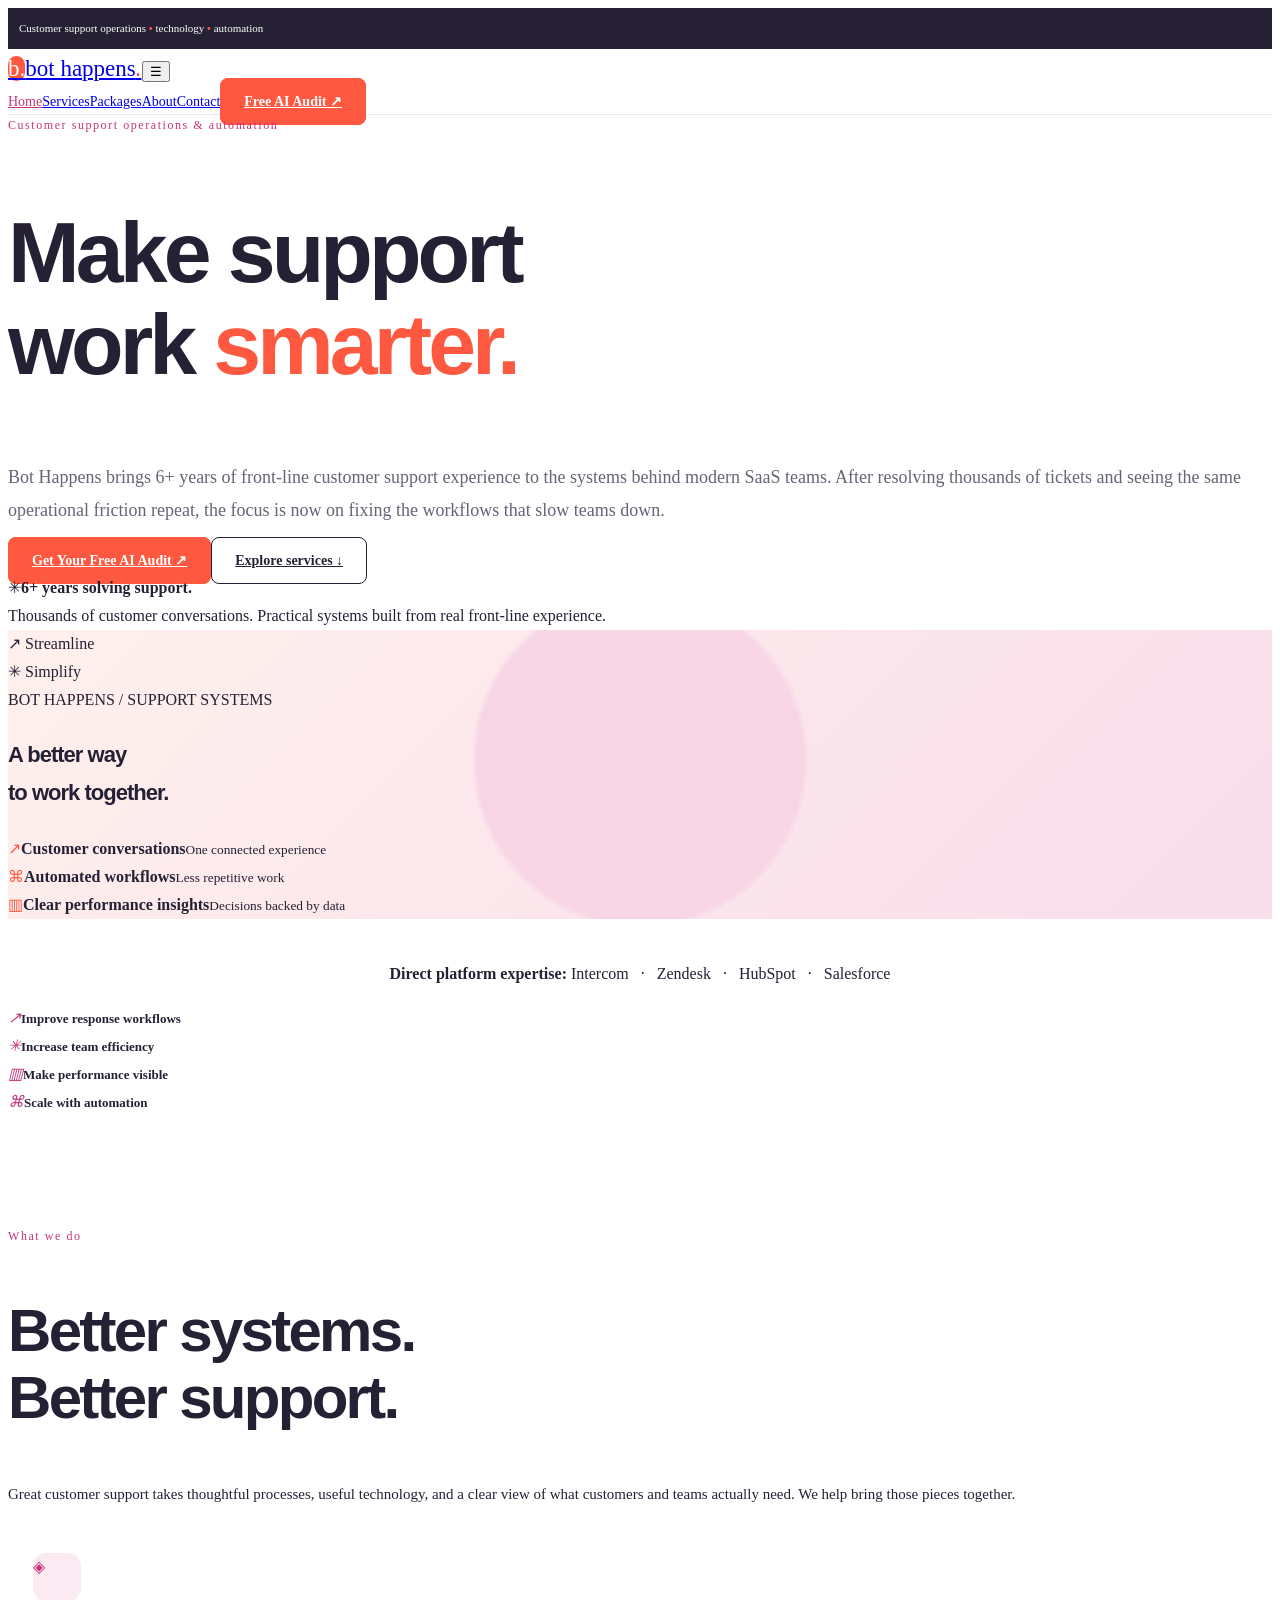
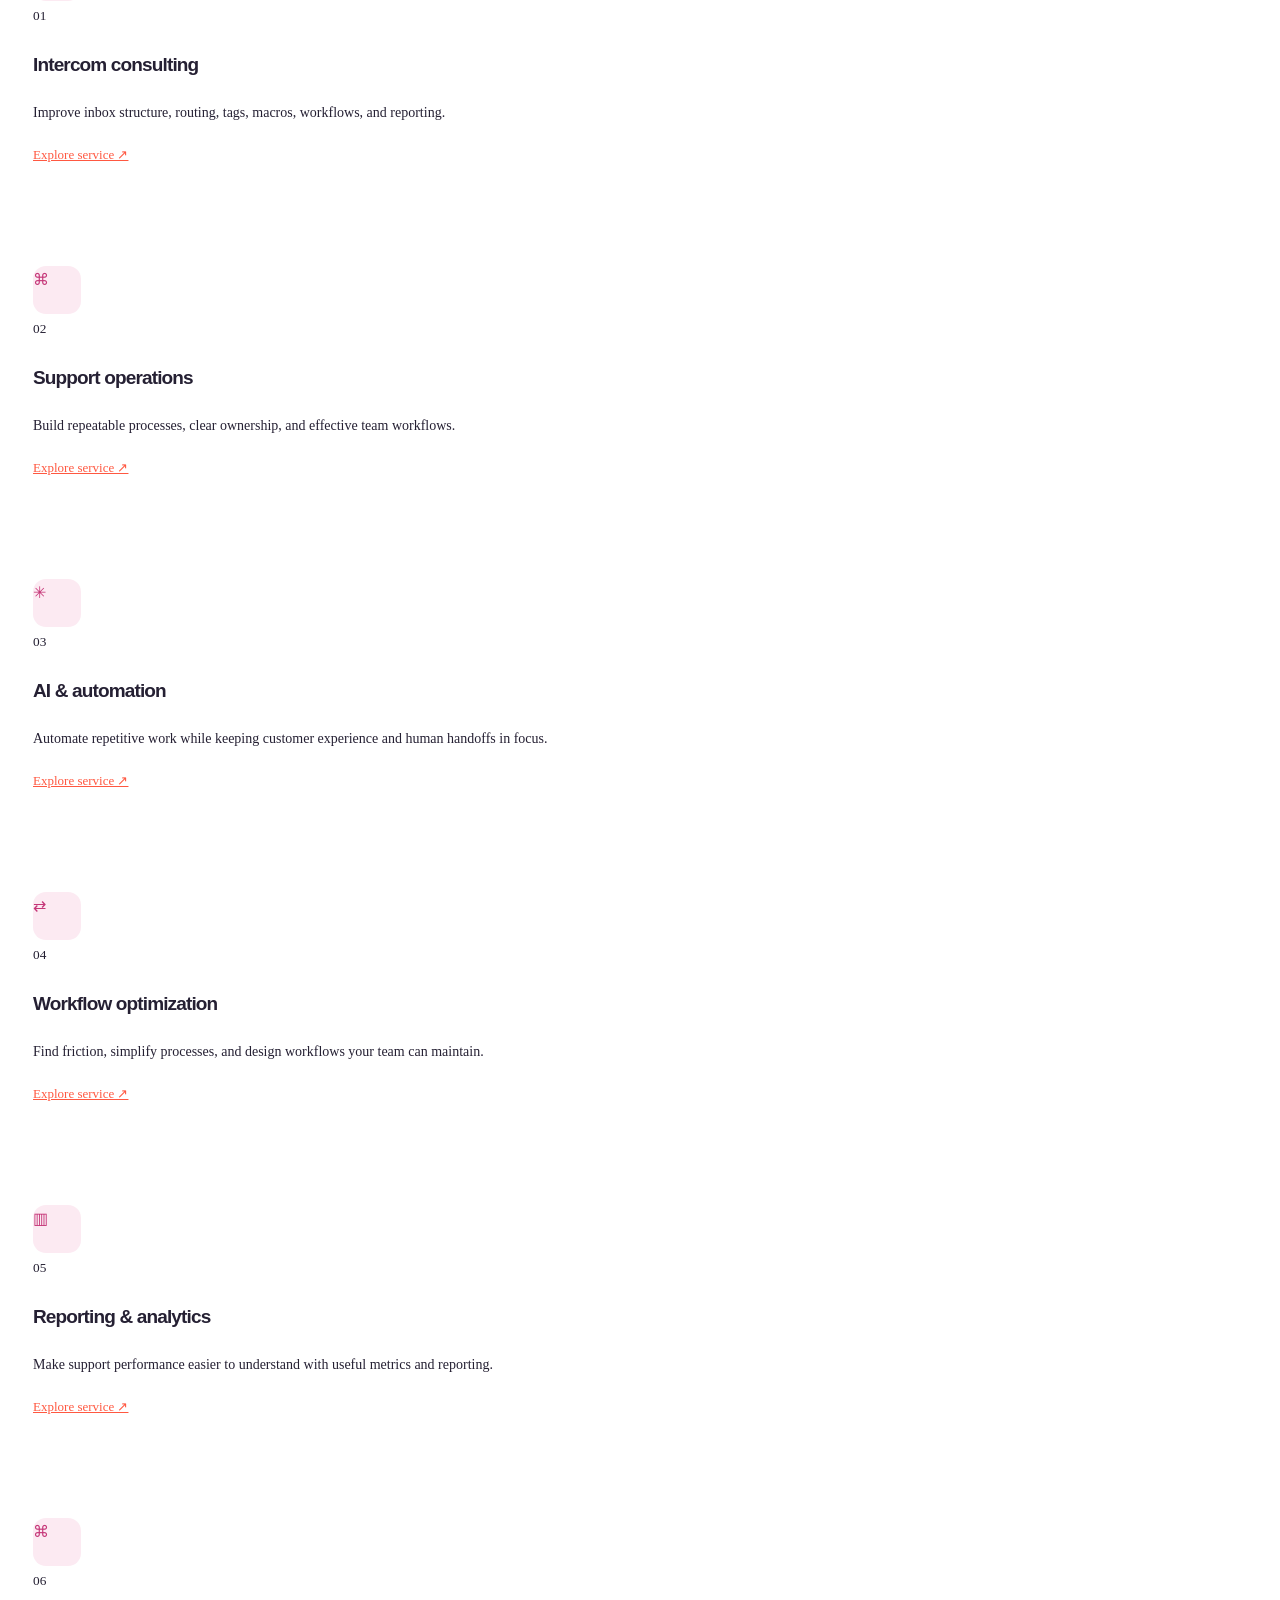
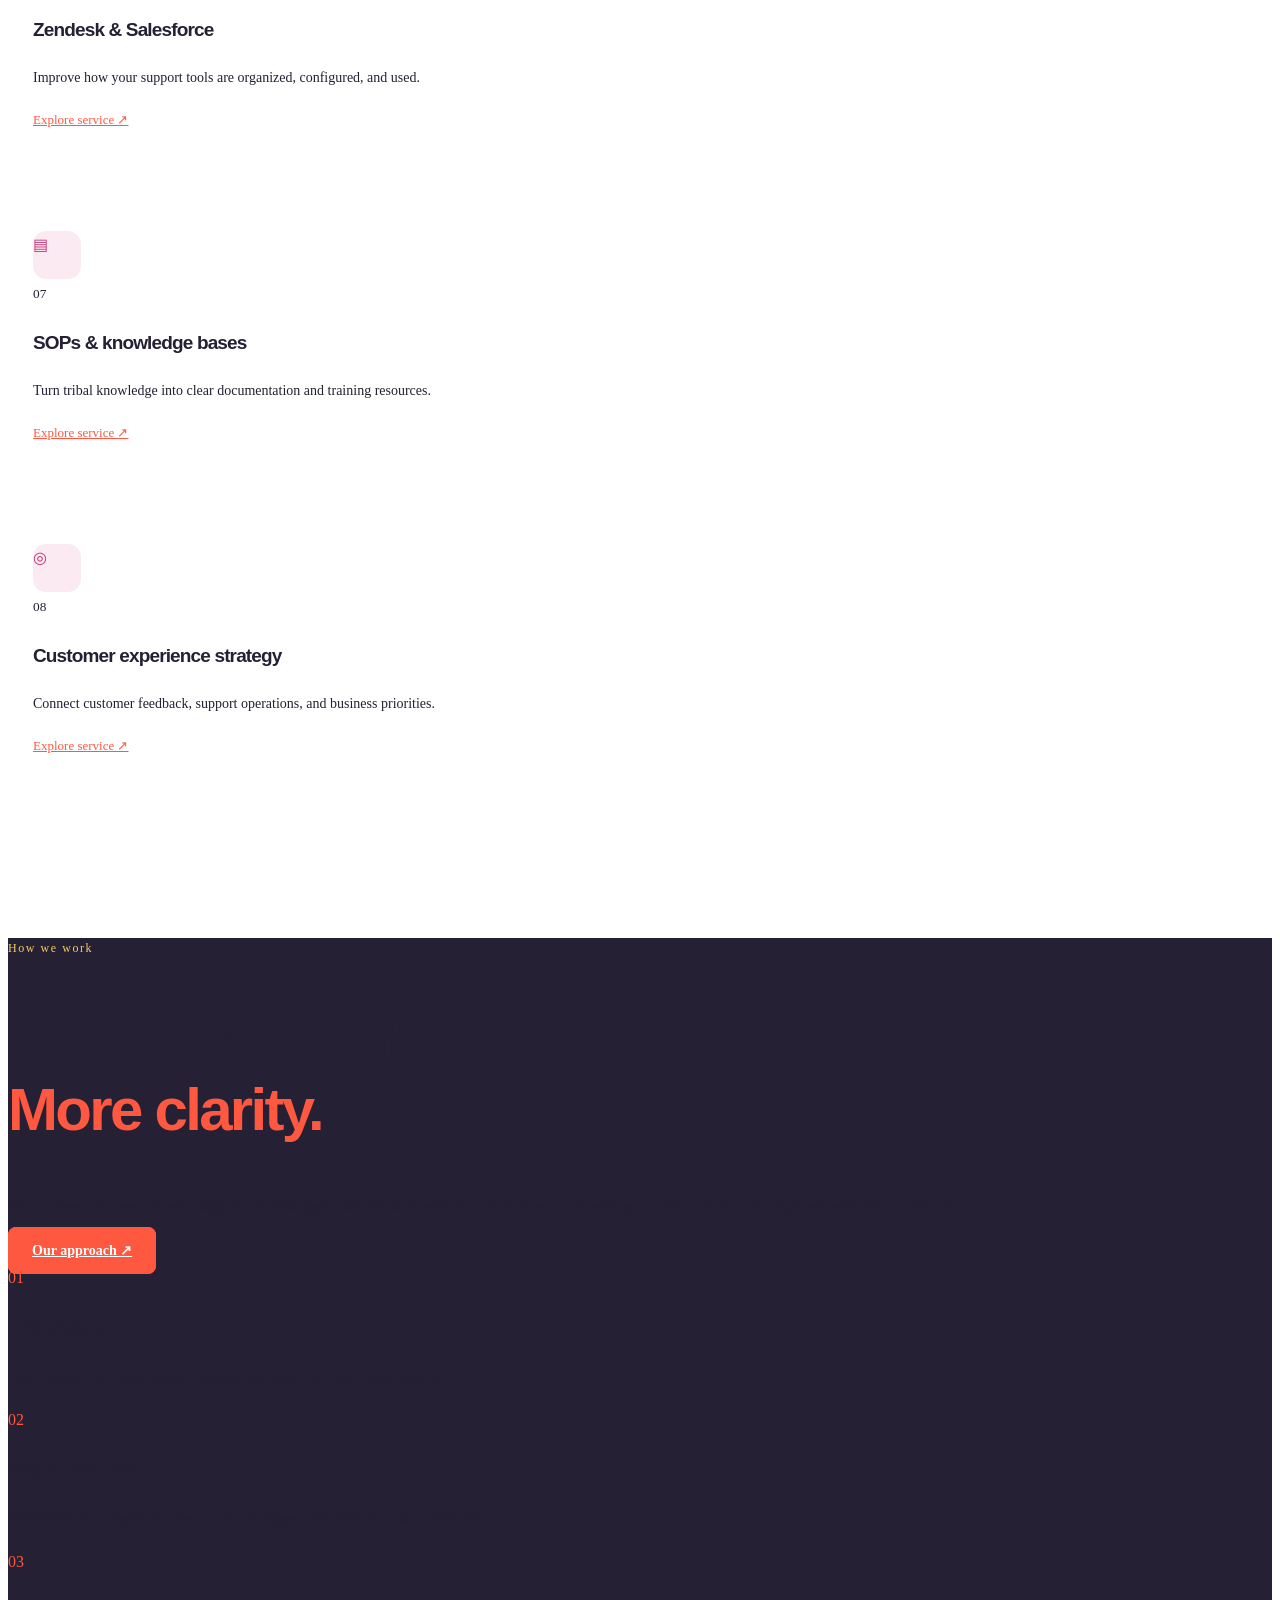
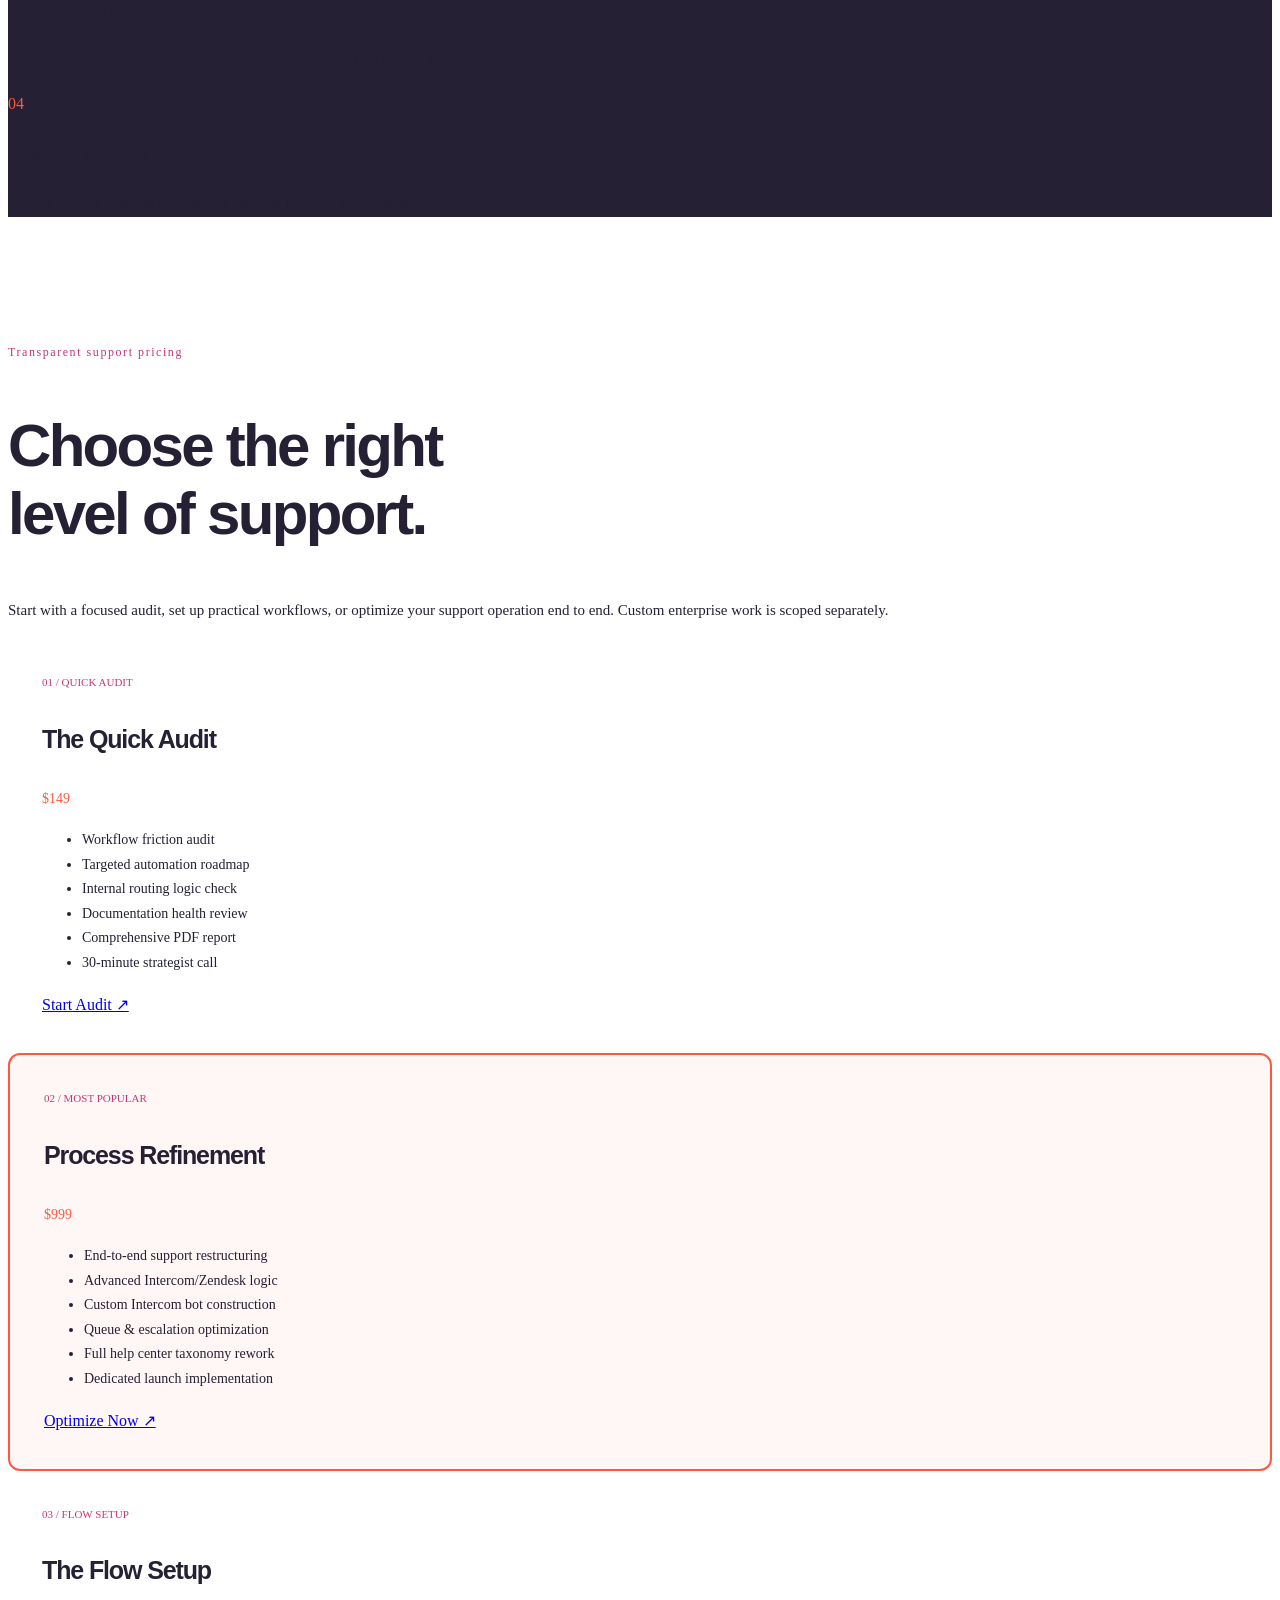
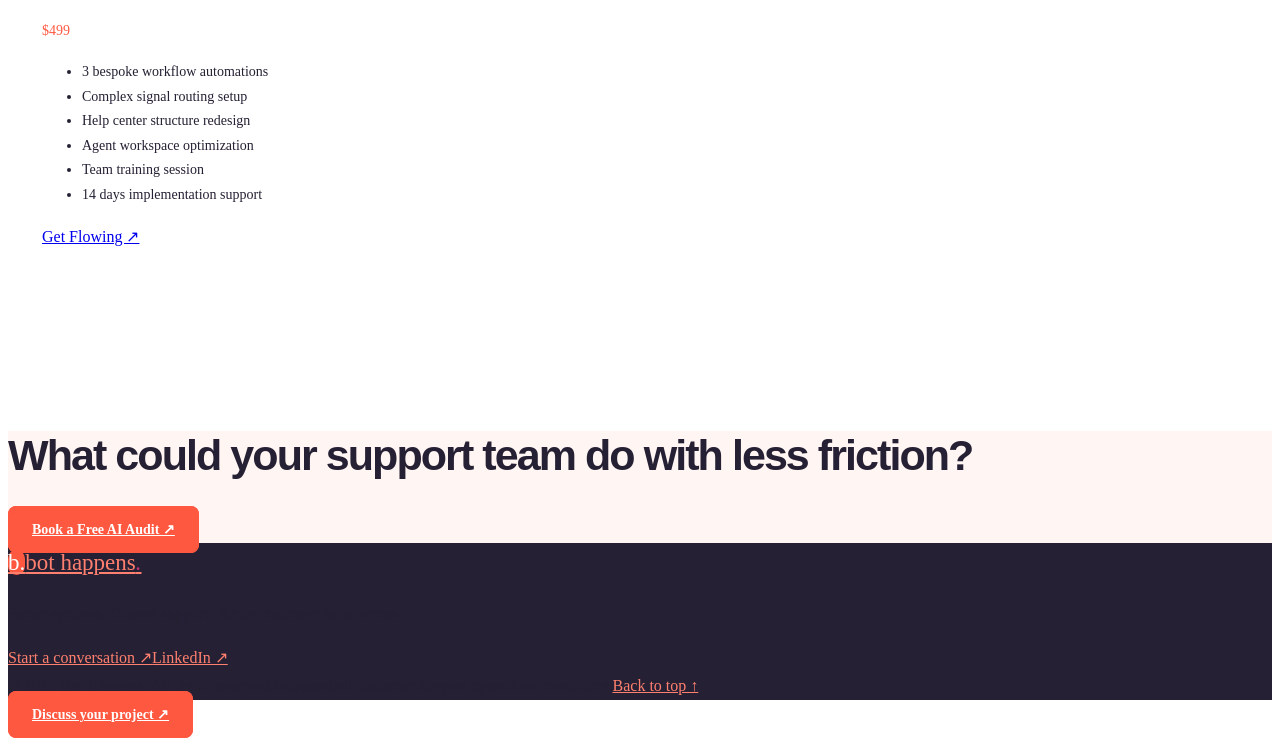
<file: index.html>
<!doctype html><html lang="en"><head><meta charset="utf-8"><meta name="viewport" content="width=device-width, initial-scale=1"><meta name="description" content="Bot Happens helps growing teams improve customer support operations through Intercom consulting, automation, workflow design, reporting, and customer experience strategy."><meta name="theme-color" content="#FFF9EF"><title>Customer Support Consulting | Bot Happens</title><link rel="stylesheet" href="styles.css"></head><body id="top"><div class="topline">Customer support operations <b>•</b> technology <b>•</b> automation</div><header><div class="wrap head"><a class="logo" href="index.html"><span class="logo-icon">b.</span><span>bot happens<em>.</em></span></a><button class="menu" aria-label="Toggle navigation" aria-expanded="false">☰</button><nav><a class="active" href="index.html">Home</a><a class="" href="services.html">Services</a><a class="" href="pricing.html">Packages</a><a class="" href="about.html">About</a><a class="" href="contact.html">Contact</a><a class="nav-cta" href="https://calendar.app.google/1hdJxSdcdtZKGLPu7" target="_blank" rel="noopener">Free AI Audit ↗</a></nav></div></header><main>
<section class="hero"><div class="wrap hero-grid"><div class="hero-copy"><div class="eyebrow">Customer support operations & automation</div><h1>Make support<br>work <span>smarter.</span></h1><p>Bot Happens brings 6+ years of front-line customer support experience to the systems behind modern SaaS teams. After resolving thousands of tickets and seeing the same operational friction repeat, the focus is now on fixing the workflows that slow teams down.</p><div class="actions"><a class="btn" href="https://calendar.app.google/1hdJxSdcdtZKGLPu7" target="_blank" rel="noopener">Get Your Free AI Audit ↗</a><a class="btn btn-outline" href="services.html">Explore services ↓</a></div><div class="hero-note"><span class="spark">✳</span><span><b>6+ years solving support.</b><br>Thousands of customer conversations. Practical systems built from real front-line experience.</span></div></div><div class="visual"><div class="float a">↗ Streamline</div><div class="float b">✳ Simplify</div><div class="mock"><div class="mock-top">BOT HAPPENS / SUPPORT SYSTEMS</div><h3>A better way<br>to work together.</h3><div class="mock-row"><span class="mock-icon">↗</span><span><b>Customer conversations</b><small>One connected experience</small></span></div><div class="mock-row"><span class="mock-icon">⌘</span><span><b>Automated workflows</b><small>Less repetitive work</small></span></div><div class="mock-row"><span class="mock-icon">▥</span><span><b>Clear performance insights</b><small>Decisions backed by data</small></span></div></div></div></div></section>
<section class="benefits"><div class="wrap" style="padding-top:24px;text-align:center"><p><b>Direct platform expertise:</b> Intercom &nbsp; · &nbsp; Zendesk &nbsp; · &nbsp; HubSpot &nbsp; · &nbsp; Salesforce</p></div><div class="wrap benefit-row"><div class="benefit"><i>↗</i><b>Improve response workflows</b></div><div class="benefit"><i>✳</i><b>Increase team efficiency</b></div><div class="benefit"><i>▥</i><b>Make performance visible</b></div><div class="benefit"><i>⌘</i><b>Scale with automation</b></div></div></section>
<section class="section wrap"><div class="section-head"><div><div class="eyebrow">What we do</div><h2>Better systems.<br>Better support.</h2></div><p>Great customer support takes thoughtful processes, useful technology, and a clear view of what customers and teams actually need. We help bring those pieces together.</p></div><div class="cards">
<article class="service"><div class="service-icon">◈</div><small>01</small><h3>Intercom consulting</h3><p>Improve inbox structure, routing, tags, macros, workflows, and reporting.</p><a href="services.html#intercom">Explore service ↗</a></article>
<article class="service"><div class="service-icon">⌘</div><small>02</small><h3>Support operations</h3><p>Build repeatable processes, clear ownership, and effective team workflows.</p><a href="services.html#operations">Explore service ↗</a></article>
<article class="service"><div class="service-icon">✳</div><small>03</small><h3>AI & automation</h3><p>Automate repetitive work while keeping customer experience and human handoffs in focus.</p><a href="services.html#automation">Explore service ↗</a></article>
<article class="service"><div class="service-icon">⇄</div><small>04</small><h3>Workflow optimization</h3><p>Find friction, simplify processes, and design workflows your team can maintain.</p><a href="services.html#workflow">Explore service ↗</a></article>
<article class="service"><div class="service-icon">▥</div><small>05</small><h3>Reporting & analytics</h3><p>Make support performance easier to understand with useful metrics and reporting.</p><a href="services.html#reporting">Explore service ↗</a></article>
<article class="service"><div class="service-icon">⌘</div><small>06</small><h3>Zendesk & Salesforce</h3><p>Improve how your support tools are organized, configured, and used.</p><a href="services.html#platforms">Explore service ↗</a></article>
<article class="service"><div class="service-icon">▤</div><small>07</small><h3>SOPs & knowledge bases</h3><p>Turn tribal knowledge into clear documentation and training resources.</p><a href="services.html#documentation">Explore service ↗</a></article>
<article class="service"><div class="service-icon">◎</div><small>08</small><h3>Customer experience strategy</h3><p>Connect customer feedback, support operations, and business priorities.</p><a href="services.html#experience">Explore service ↗</a></article>
</div></section>
<section class="dark-section"><div class="wrap dark-grid"><div><div class="eyebrow" style="color:#f5cd62">How we work</div><h2>Less complexity.<br><span>More clarity.</span></h2><p>No unnecessary layers or technology for technology's sake. We start with the real problem, work with your team, and focus on improvements you can actually use.</p><a class="btn" href="about.html">Our approach ↗</a></div><div class="steps"><div class="step"><span>01</span><div><h3>Understand</h3><p>Learn about your team, tools, customer journey, and current pain points.</p></div></div><div class="step"><span>02</span><div><h3>Map & prioritize</h3><p>Identify friction, dependencies, and the changes most likely to make a difference.</p></div></div><div class="step"><span>03</span><div><h3>Build & improve</h3><p>Shape workflows, documentation, automations, and reporting around your needs.</p></div></div><div class="step"><span>04</span><div><h3>Measure & refine</h3><p>Review what is working and identify the next practical improvement.</p></div></div></div></div></section>
<section class="section wrap"><div class="section-head"><div><div class="eyebrow">Transparent support pricing</div><h2>Choose the right<br>level of support.</h2></div><p>Start with a focused audit, set up practical workflows, or optimize your support operation end to end. Custom enterprise work is scoped separately.</p></div><div class="packages">
<article class="package"><div class="tag">01 / QUICK AUDIT</div><h3>The Quick Audit</h3><p class="price">$149</p><ul><li>Workflow friction audit</li><li>Targeted automation roadmap</li><li>Internal routing logic check</li><li>Documentation health review</li><li>Comprehensive PDF report</li><li>30-minute strategist call</li></ul><a href="https://calendar.app.google/1hdJxSdcdtZKGLPu7" target="_blank" rel="noopener">Start Audit ↗</a></article>
<article class="package featured"><div class="tag">02 / MOST POPULAR</div><h3>Process Refinement</h3><p class="price">$999</p><ul><li>End-to-end support restructuring</li><li>Advanced Intercom/Zendesk logic</li><li>Custom Intercom bot construction</li><li>Queue &amp; escalation optimization</li><li>Full help center taxonomy rework</li><li>Dedicated launch implementation</li></ul><a href="https://calendar.app.google/1hdJxSdcdtZKGLPu7" target="_blank" rel="noopener">Optimize Now ↗</a></article>
<article class="package"><div class="tag">03 / FLOW SETUP</div><h3>The Flow Setup</h3><p class="price">$499</p><ul><li>3 bespoke workflow automations</li><li>Complex signal routing setup</li><li>Help center structure redesign</li><li>Agent workspace optimization</li><li>Team training session</li><li>14 days implementation support</li></ul><a href="https://calendar.app.google/1hdJxSdcdtZKGLPu7" target="_blank" rel="noopener">Get Flowing ↗</a></article></div></section>
<section class="band"><div class="wrap band-inner"><h2>What could your support team do with less friction?</h2><a class="btn" href="https://calendar.app.google/1hdJxSdcdtZKGLPu7" target="_blank" rel="noopener">Book a Free AI Audit ↗</a></div></section></main><footer class="footer"><div class="wrap"><div class="footer-top"><a class="logo" href="index.html"><span class="logo-icon">b.</span><span>bot happens<em>.</em></span></a><p>Better systems. Clearer support. Better customer experiences.</p><a href="contact.html">Start a conversation ↗</a><a href="https://www.linkedin.com/in/baraa-anani/" target="_blank" rel="noopener">LinkedIn ↗</a></div><div class="footer-bottom"><span>© <span data-year></span> Bot Happens. All rights reserved.</span><span>Independent customer support operations consulting.</span><a href="#top">Back to top ↑</a></div></div></footer><a class="btn mobile-cta" href="contact.html">Discuss your project ↗</a><script src="script.js"></script></body></html>
</file>
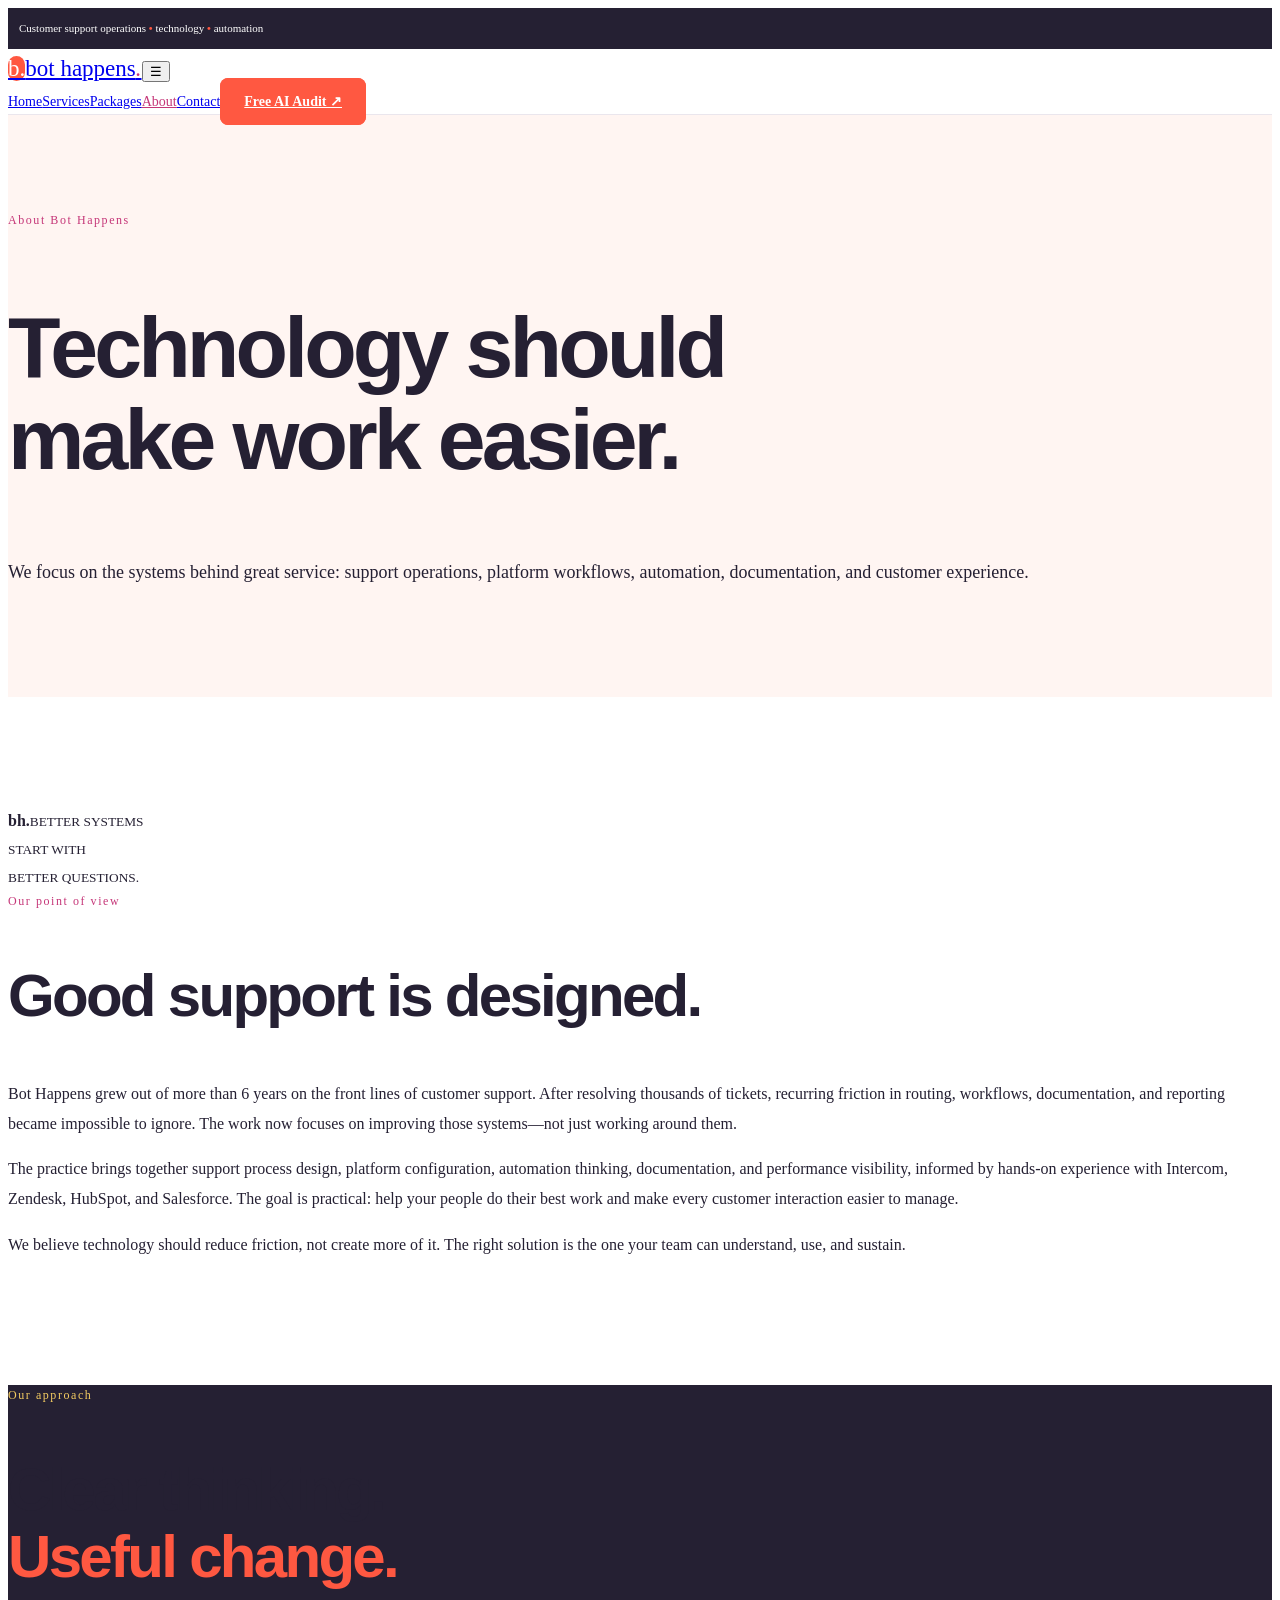
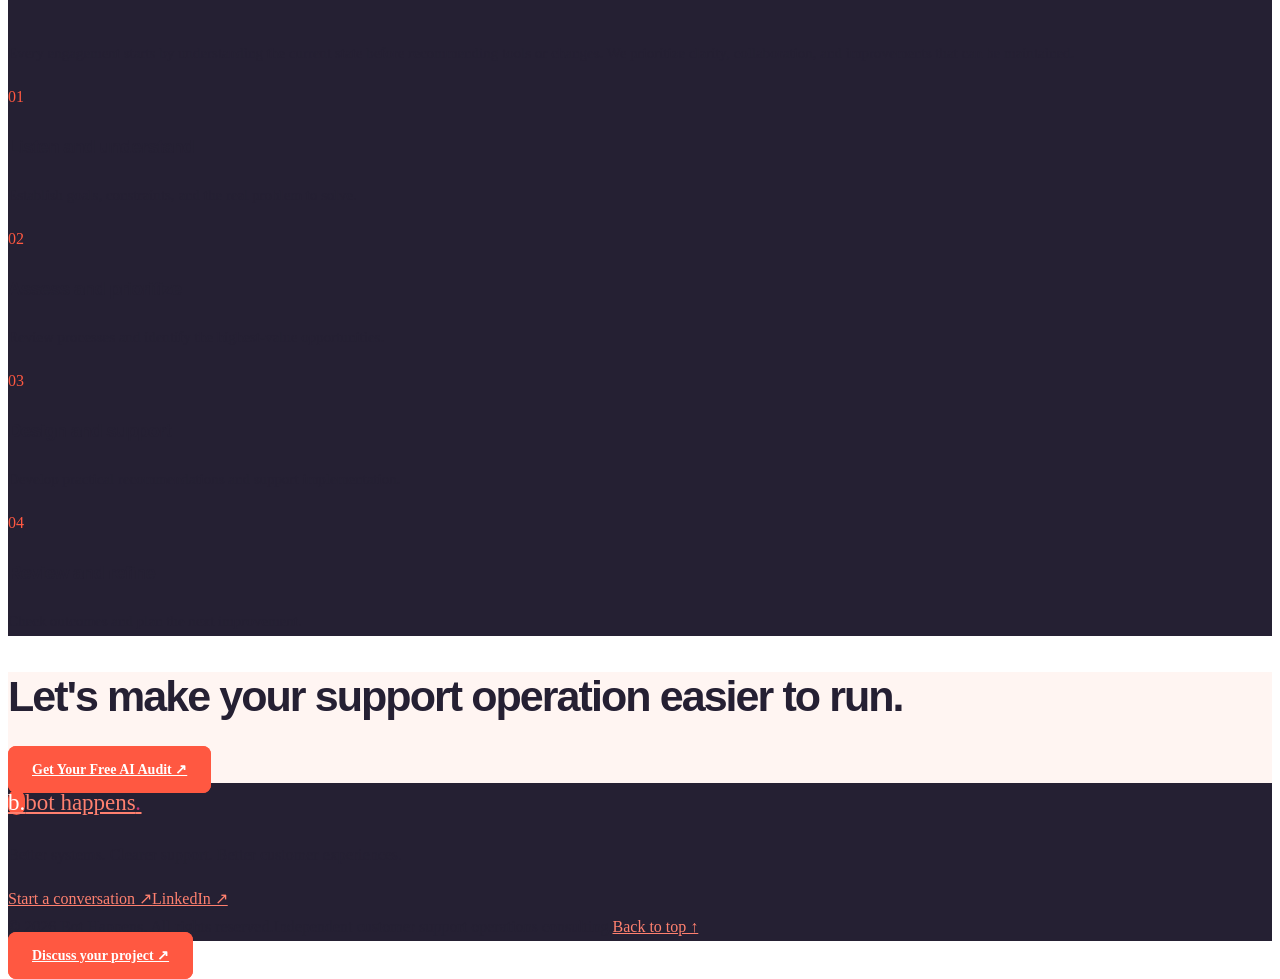
<file: about.html>
<!doctype html><html lang="en"><head><meta charset="utf-8"><meta name="viewport" content="width=device-width, initial-scale=1"><meta name="description" content="Learn about Bot Happens and its practical, people-first approach to customer support operations and technology consulting."><meta name="theme-color" content="#FFF9EF"><title>About | Bot Happens</title><link rel="stylesheet" href="styles.css"></head><body id="top"><div class="topline">Customer support operations <b>•</b> technology <b>•</b> automation</div><header><div class="wrap head"><a class="logo" href="index.html"><span class="logo-icon">b.</span><span>bot happens<em>.</em></span></a><button class="menu" aria-label="Toggle navigation" aria-expanded="false">☰</button><nav><a class="" href="index.html">Home</a><a class="" href="services.html">Services</a><a class="" href="pricing.html">Packages</a><a class="active" href="about.html">About</a><a class="" href="contact.html">Contact</a><a class="nav-cta" href="https://calendar.app.google/1hdJxSdcdtZKGLPu7" target="_blank" rel="noopener">Free AI Audit ↗</a></nav></div></header><main><section class="page-hero"><div class="wrap"><div class="eyebrow">About Bot Happens</div><h1>Technology should<br>make work easier.</h1><p>We focus on the systems behind great service: support operations, platform workflows, automation, documentation, and customer experience.</p></div></section><section class="section wrap"><div class="content-grid"><div class="about-art"><strong>bh.</strong><small>BETTER SYSTEMS<br>START WITH<br>BETTER QUESTIONS.</small></div><div><div class="eyebrow">Our point of view</div><h2>Good support is designed.</h2><p>Bot Happens grew out of more than 6 years on the front lines of customer support. After resolving thousands of tickets, recurring friction in routing, workflows, documentation, and reporting became impossible to ignore. The work now focuses on improving those systems—not just working around them.</p><p>The practice brings together support process design, platform configuration, automation thinking, documentation, and performance visibility, informed by hands-on experience with Intercom, Zendesk, HubSpot, and Salesforce. The goal is practical: help your people do their best work and make every customer interaction easier to manage.</p><p>We believe technology should reduce friction, not create more of it. The right solution is the one your team can understand, use, and sustain.</p></div></div></section><section class="dark-section"><div class="wrap dark-grid"><div><div class="eyebrow" style="color:#f5cd62">Our approach</div><h2>Clear thinking.<br><span>Useful change.</span></h2><p>Every engagement starts by understanding the current state before recommending tools or changes. We prioritize clarity, collaboration, and improvements that can be maintained.</p></div><div class="steps"><div class="step"><span>01</span><div><h3>Listen and understand</h3><p>Establish goals, constraints, and the real problem to solve.</p></div></div><div class="step"><span>02</span><div><h3>Assess and prioritize</h3><p>Review processes and identify the highest-value opportunities.</p></div></div><div class="step"><span>03</span><div><h3>Design and support</h3><p>Develop practical recommendations and support implementation.</p></div></div><div class="step"><span>04</span><div><h3>Review and refine</h3><p>Check outcomes and plan the next improvement.</p></div></div></div></div></section><section class="band"><div class="wrap band-inner"><h2>Let's make your support operation easier to run.</h2><a class="btn" href="https://calendar.app.google/1hdJxSdcdtZKGLPu7" target="_blank" rel="noopener">Get Your Free AI Audit ↗</a></div></section></main><footer class="footer"><div class="wrap"><div class="footer-top"><a class="logo" href="index.html"><span class="logo-icon">b.</span><span>bot happens<em>.</em></span></a><p>Better systems. Clearer support. Better customer experiences.</p><a href="contact.html">Start a conversation ↗</a><a href="https://www.linkedin.com/in/baraa-anani/" target="_blank" rel="noopener">LinkedIn ↗</a></div><div class="footer-bottom"><span>© <span data-year></span> Bot Happens. All rights reserved.</span><span>Independent customer support operations consulting.</span><a href="#top">Back to top ↑</a></div></div></footer><a class="btn mobile-cta" href="contact.html">Discuss your project ↗</a><script src="script.js"></script></body></html>
</file>
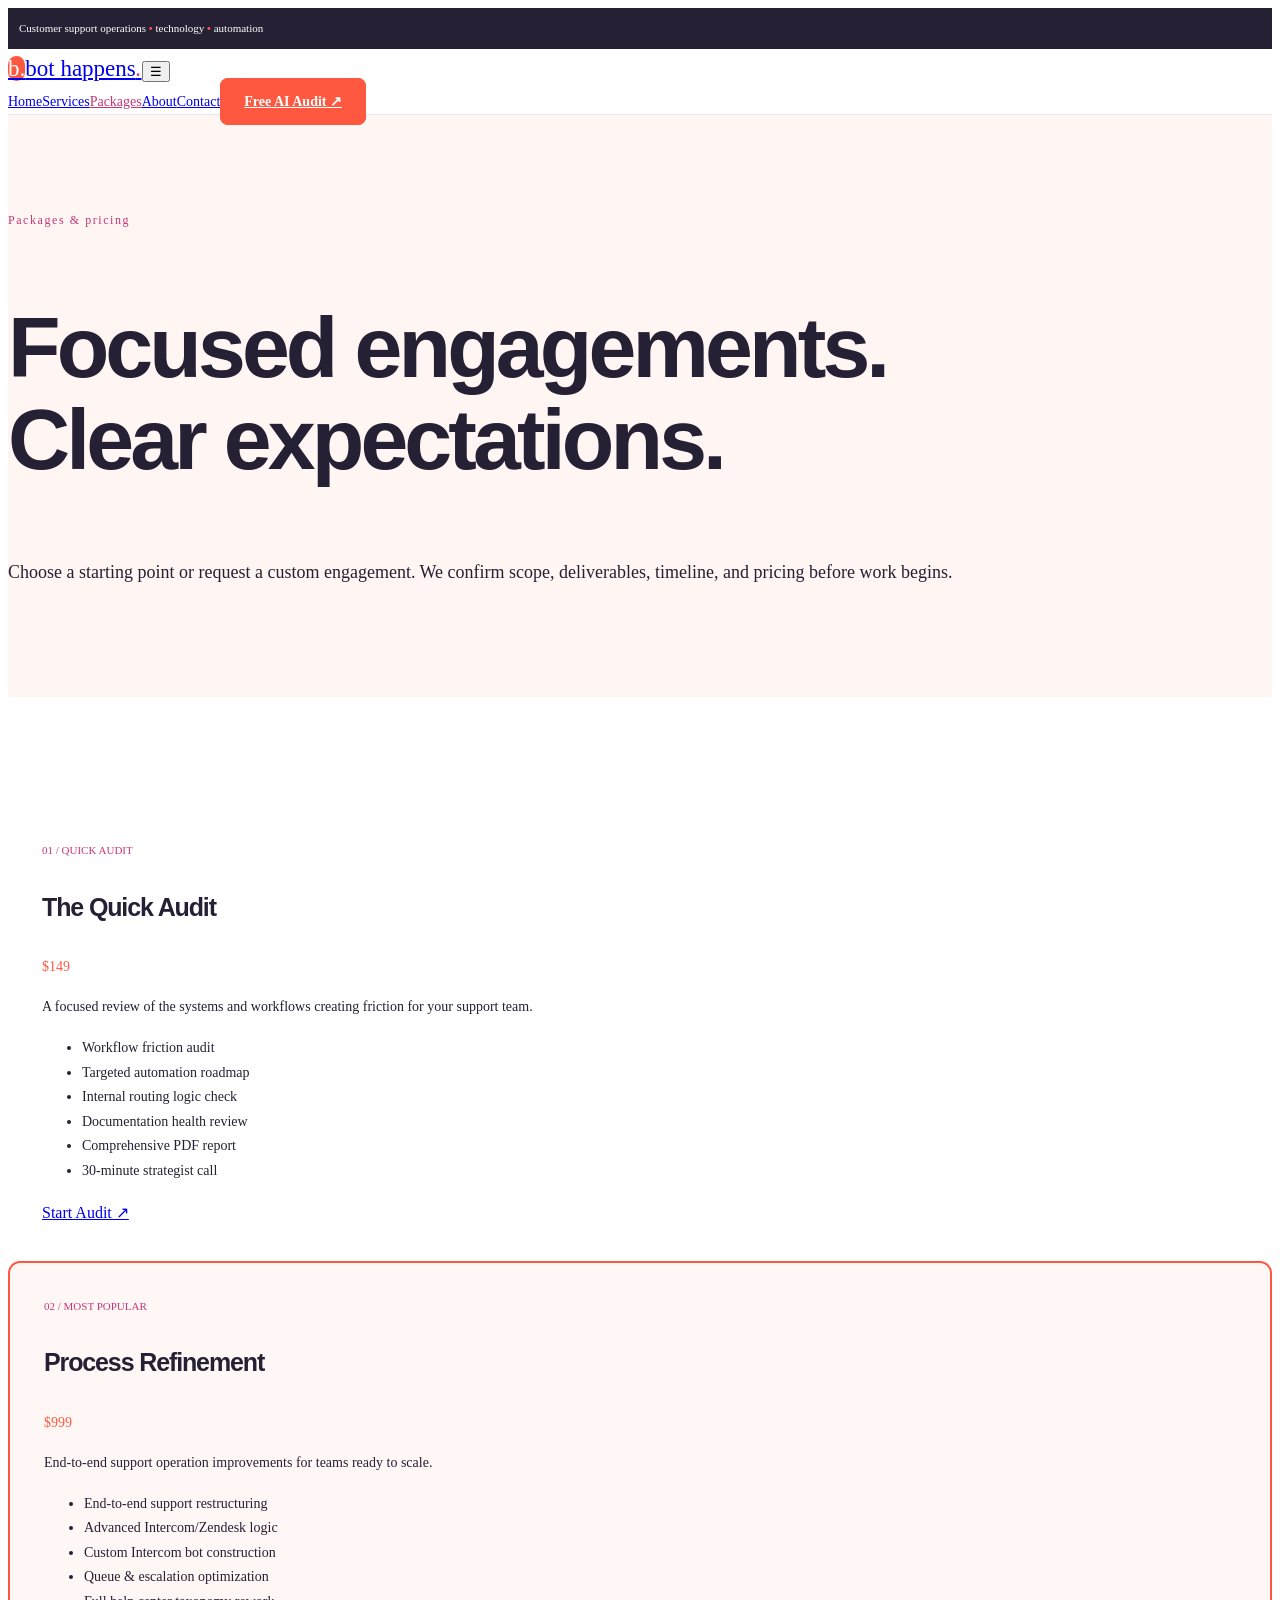
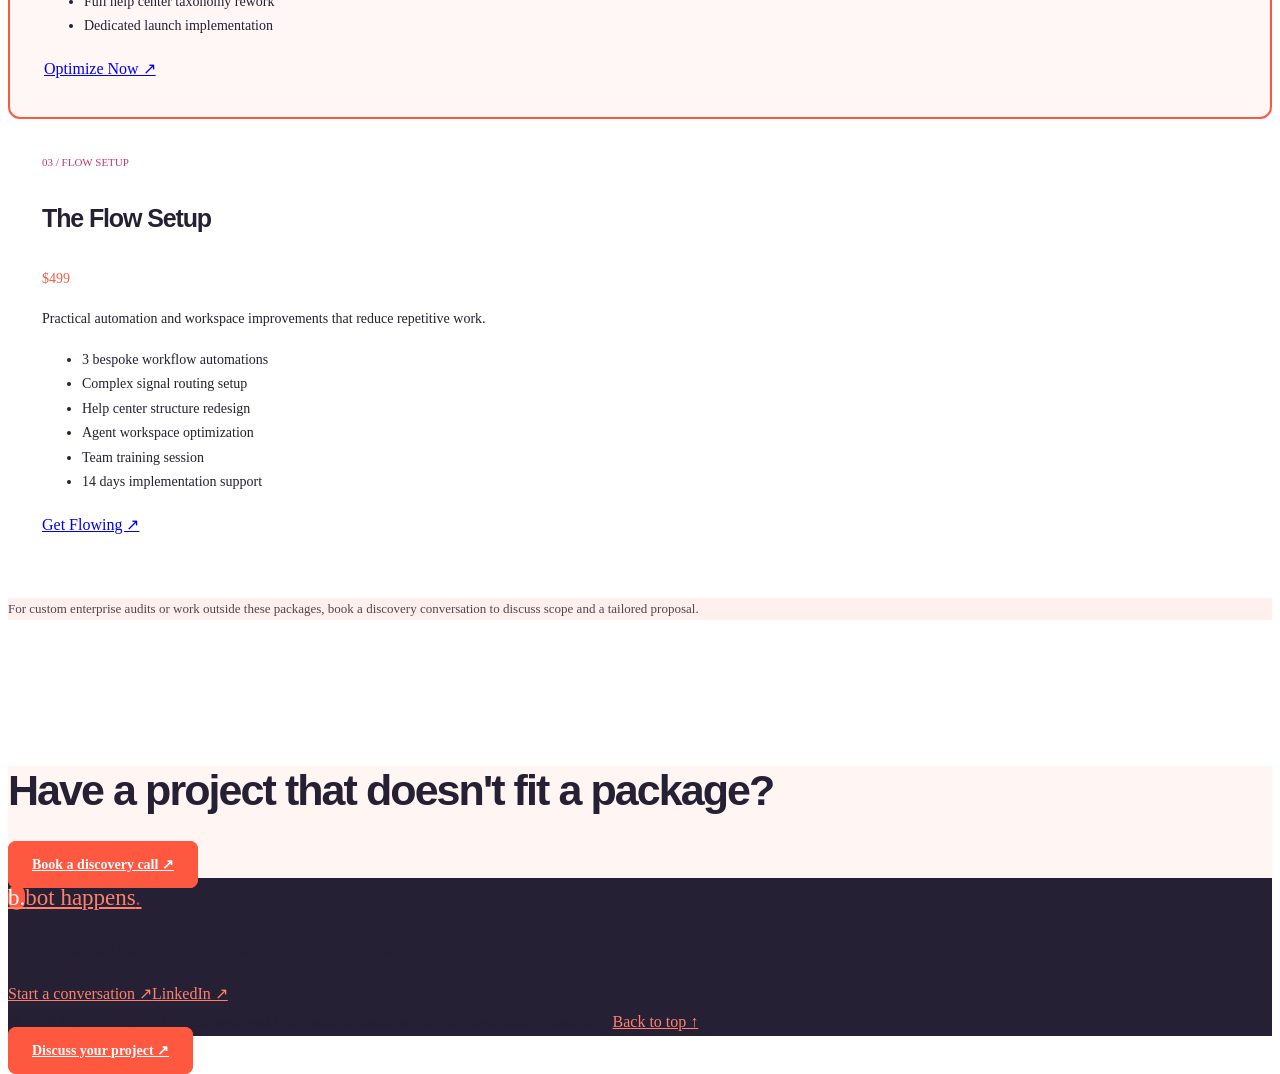
<file: pricing.html>
<!doctype html><html lang="en"><head><meta charset="utf-8"><meta name="viewport" content="width=device-width, initial-scale=1"><meta name="description" content="Explore Bot Happens consulting packages and request a tailored quote for customer support operations improvements."><meta name="theme-color" content="#FFF9EF"><title>Packages & Pricing | Bot Happens</title><link rel="stylesheet" href="styles.css"></head><body id="top"><div class="topline">Customer support operations <b>•</b> technology <b>•</b> automation</div><header><div class="wrap head"><a class="logo" href="index.html"><span class="logo-icon">b.</span><span>bot happens<em>.</em></span></a><button class="menu" aria-label="Toggle navigation" aria-expanded="false">☰</button><nav><a class="" href="index.html">Home</a><a class="" href="services.html">Services</a><a class="active" href="pricing.html">Packages</a><a class="" href="about.html">About</a><a class="" href="contact.html">Contact</a><a class="nav-cta" href="https://calendar.app.google/1hdJxSdcdtZKGLPu7" target="_blank" rel="noopener">Free AI Audit ↗</a></nav></div></header><main><section class="page-hero"><div class="wrap"><div class="eyebrow">Packages & pricing</div><h1>Focused engagements.<br>Clear expectations.</h1><p>Choose a starting point or request a custom engagement. We confirm scope, deliverables, timeline, and pricing before work begins.</p></div></section><section class="section wrap"><div class="packages">
<article class="package"><div class="tag">01 / QUICK AUDIT</div><h3>The Quick Audit</h3><p class="price">$149</p><p>A focused review of the systems and workflows creating friction for your support team.</p><ul><li>Workflow friction audit</li><li>Targeted automation roadmap</li><li>Internal routing logic check</li><li>Documentation health review</li><li>Comprehensive PDF report</li><li>30-minute strategist call</li></ul><a href="https://calendar.app.google/1hdJxSdcdtZKGLPu7" target="_blank" rel="noopener">Start Audit ↗</a></article>
<article class="package featured"><div class="tag">02 / MOST POPULAR</div><h3>Process Refinement</h3><p class="price">$999</p><p>End-to-end support operation improvements for teams ready to scale.</p><ul><li>End-to-end support restructuring</li><li>Advanced Intercom/Zendesk logic</li><li>Custom Intercom bot construction</li><li>Queue &amp; escalation optimization</li><li>Full help center taxonomy rework</li><li>Dedicated launch implementation</li></ul><a href="https://calendar.app.google/1hdJxSdcdtZKGLPu7" target="_blank" rel="noopener">Optimize Now ↗</a></article>
<article class="package"><div class="tag">03 / FLOW SETUP</div><h3>The Flow Setup</h3><p class="price">$499</p><p>Practical automation and workspace improvements that reduce repetitive work.</p><ul><li>3 bespoke workflow automations</li><li>Complex signal routing setup</li><li>Help center structure redesign</li><li>Agent workspace optimization</li><li>Team training session</li><li>14 days implementation support</li></ul><a href="https://calendar.app.google/1hdJxSdcdtZKGLPu7" target="_blank" rel="noopener">Get Flowing ↗</a></article>
</div><div class="notice" style="margin-top:25px">For custom enterprise audits or work outside these packages, book a discovery conversation to discuss scope and a tailored proposal.</div></section><section class="band"><div class="wrap band-inner"><h2>Have a project that doesn't fit a package?</h2><a class="btn" href="https://calendar.app.google/1hdJxSdcdtZKGLPu7" target="_blank" rel="noopener">Book a discovery call ↗</a></div></section></main><footer class="footer"><div class="wrap"><div class="footer-top"><a class="logo" href="index.html"><span class="logo-icon">b.</span><span>bot happens<em>.</em></span></a><p>Better systems. Clearer support. Better customer experiences.</p><a href="contact.html">Start a conversation ↗</a><a href="https://www.linkedin.com/in/baraa-anani/" target="_blank" rel="noopener">LinkedIn ↗</a></div><div class="footer-bottom"><span>© <span data-year></span> Bot Happens. All rights reserved.</span><span>Independent customer support operations consulting.</span><a href="#top">Back to top ↑</a></div></div></footer><a class="btn mobile-cta" href="contact.html">Discuss your project ↗</a><script src="script.js"></script></body></html>
</file>
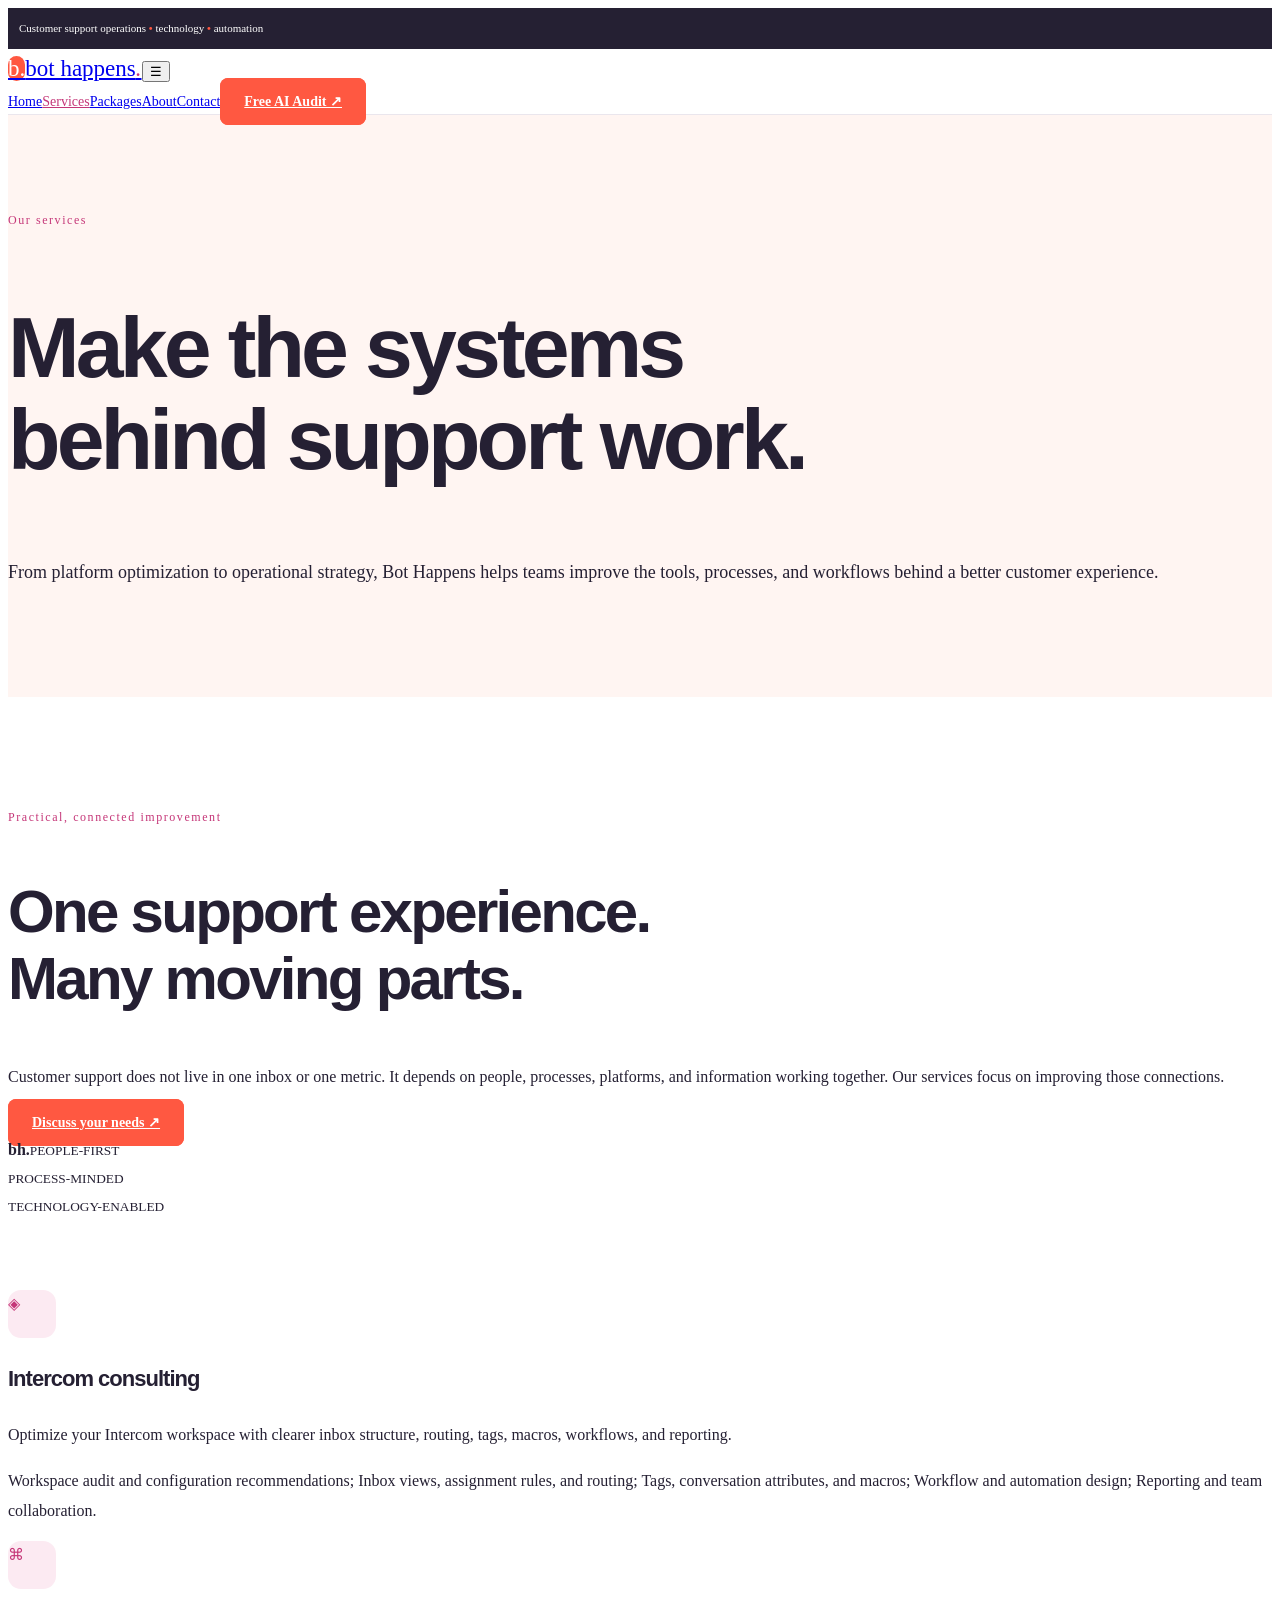
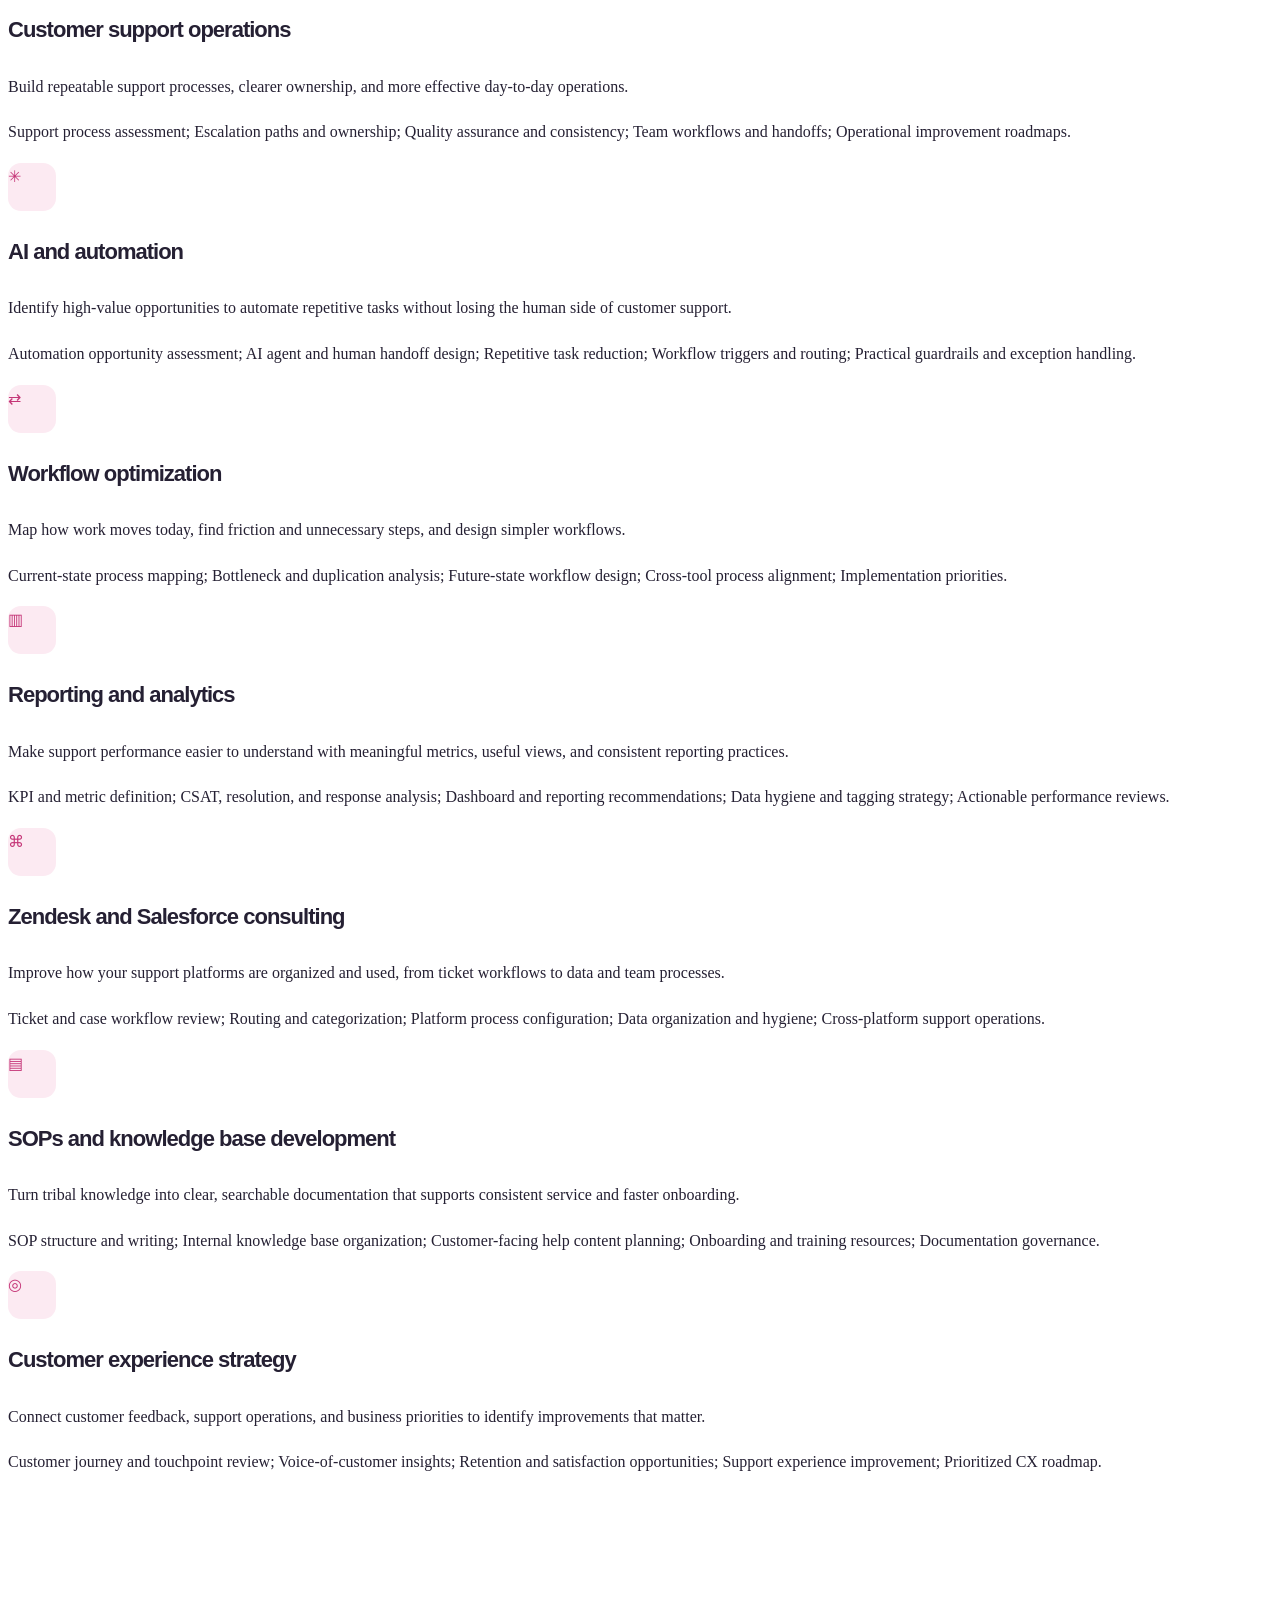
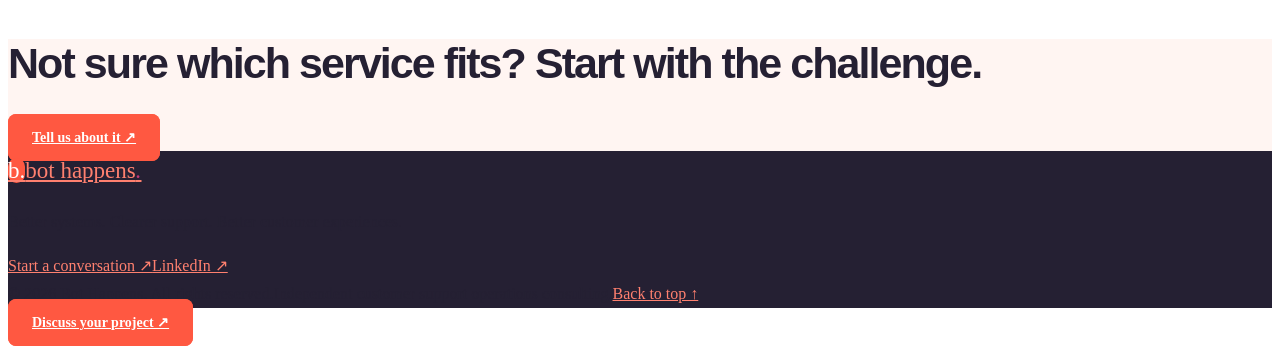
<file: services.html>
<!doctype html><html lang="en"><head><meta charset="utf-8"><meta name="viewport" content="width=device-width, initial-scale=1"><meta name="description" content="Intercom consulting, customer support operations, AI automation, workflow optimization, reporting, Zendesk, Salesforce, SOPs, and customer experience strategy."><meta name="theme-color" content="#FFF9EF"><title>Services | Bot Happens</title><link rel="stylesheet" href="styles.css"></head><body id="top"><div class="topline">Customer support operations <b>•</b> technology <b>•</b> automation</div><header><div class="wrap head"><a class="logo" href="index.html"><span class="logo-icon">b.</span><span>bot happens<em>.</em></span></a><button class="menu" aria-label="Toggle navigation" aria-expanded="false">☰</button><nav><a class="" href="index.html">Home</a><a class="active" href="services.html">Services</a><a class="" href="pricing.html">Packages</a><a class="" href="about.html">About</a><a class="" href="contact.html">Contact</a><a class="nav-cta" href="https://calendar.app.google/1hdJxSdcdtZKGLPu7" target="_blank" rel="noopener">Free AI Audit ↗</a></nav></div></header><main><section class="page-hero"><div class="wrap"><div class="eyebrow">Our services</div><h1>Make the systems<br>behind support work.</h1><p>From platform optimization to operational strategy, Bot Happens helps teams improve the tools, processes, and workflows behind a better customer experience.</p></div></section><section class="section wrap"><div class="content-grid"><div><div class="eyebrow">Practical, connected improvement</div><h2>One support experience.<br>Many moving parts.</h2><p>Customer support does not live in one inbox or one metric. It depends on people, processes, platforms, and information working together. Our services focus on improving those connections.</p><a class="btn" href="contact.html">Discuss your needs ↗</a></div><div class="about-art"><strong>bh.</strong><small>PEOPLE-FIRST<br>PROCESS-MINDED<br>TECHNOLOGY-ENABLED</small></div></div><div style="margin-top:70px"><article class="service-detail" id="intercom"><div class="service-icon">◈</div><div><h3>Intercom consulting</h3><p>Optimize your Intercom workspace with clearer inbox structure, routing, tags, macros, workflows, and reporting.</p><p style="margin-top:12px">Workspace audit and configuration recommendations; Inbox views, assignment rules, and routing; Tags, conversation attributes, and macros; Workflow and automation design; Reporting and team collaboration.</p></div></article><article class="service-detail" id="operations"><div class="service-icon">⌘</div><div><h3>Customer support operations</h3><p>Build repeatable support processes, clearer ownership, and more effective day-to-day operations.</p><p style="margin-top:12px">Support process assessment; Escalation paths and ownership; Quality assurance and consistency; Team workflows and handoffs; Operational improvement roadmaps.</p></div></article><article class="service-detail" id="automation"><div class="service-icon">✳</div><div><h3>AI and automation</h3><p>Identify high-value opportunities to automate repetitive tasks without losing the human side of customer support.</p><p style="margin-top:12px">Automation opportunity assessment; AI agent and human handoff design; Repetitive task reduction; Workflow triggers and routing; Practical guardrails and exception handling.</p></div></article><article class="service-detail" id="workflow"><div class="service-icon">⇄</div><div><h3>Workflow optimization</h3><p>Map how work moves today, find friction and unnecessary steps, and design simpler workflows.</p><p style="margin-top:12px">Current-state process mapping; Bottleneck and duplication analysis; Future-state workflow design; Cross-tool process alignment; Implementation priorities.</p></div></article><article class="service-detail" id="reporting"><div class="service-icon">▥</div><div><h3>Reporting and analytics</h3><p>Make support performance easier to understand with meaningful metrics, useful views, and consistent reporting practices.</p><p style="margin-top:12px">KPI and metric definition; CSAT, resolution, and response analysis; Dashboard and reporting recommendations; Data hygiene and tagging strategy; Actionable performance reviews.</p></div></article><article class="service-detail" id="platforms"><div class="service-icon">⌘</div><div><h3>Zendesk and Salesforce consulting</h3><p>Improve how your support platforms are organized and used, from ticket workflows to data and team processes.</p><p style="margin-top:12px">Ticket and case workflow review; Routing and categorization; Platform process configuration; Data organization and hygiene; Cross-platform support operations.</p></div></article><article class="service-detail" id="documentation"><div class="service-icon">▤</div><div><h3>SOPs and knowledge base development</h3><p>Turn tribal knowledge into clear, searchable documentation that supports consistent service and faster onboarding.</p><p style="margin-top:12px">SOP structure and writing; Internal knowledge base organization; Customer-facing help content planning; Onboarding and training resources; Documentation governance.</p></div></article><article class="service-detail" id="experience"><div class="service-icon">◎</div><div><h3>Customer experience strategy</h3><p>Connect customer feedback, support operations, and business priorities to identify improvements that matter.</p><p style="margin-top:12px">Customer journey and touchpoint review; Voice-of-customer insights; Retention and satisfaction opportunities; Support experience improvement; Prioritized CX roadmap.</p></div></article></div></section><section class="band"><div class="wrap band-inner"><h2>Not sure which service fits? Start with the challenge.</h2><a class="btn" href="contact.html">Tell us about it ↗</a></div></section></main><footer class="footer"><div class="wrap"><div class="footer-top"><a class="logo" href="index.html"><span class="logo-icon">b.</span><span>bot happens<em>.</em></span></a><p>Better systems. Clearer support. Better customer experiences.</p><a href="contact.html">Start a conversation ↗</a><a href="https://www.linkedin.com/in/baraa-anani/" target="_blank" rel="noopener">LinkedIn ↗</a></div><div class="footer-bottom"><span>© <span data-year></span> Bot Happens. All rights reserved.</span><span>Independent customer support operations consulting.</span><a href="#top">Back to top ↑</a></div></div></footer><a class="btn mobile-cta" href="contact.html">Discuss your project ↗</a><script src="script.js"></script></body></html>
</file>
<file: styles.css>
/* =========================================
   BOT HAPPENS — NEW BRAND DESIGN
   ========================================= */

:root {
  --ivory: #FFFFFF;
  --paper: #FFFFFF;
  --orange: #FF5841;
  --yellow: #C53678;
  --charcoal: #252033;
  --muted: #686477;
  --line: #EAE6ED;
  --pale: #FFF0ED;
  --max: 1200px;
}

body {
  background: #FFFFFF;
  color: #252033;
  font-size: 16px;
  line-height: 1.75;
}

h1, h2, h3 {
  font-family: "Manrope", sans-serif;
  color: #252033;
  letter-spacing: -0.045em;
}

h1 {
  font-size: clamp(52px, 7vw, 86px);
  font-weight: 800;
  line-height: 1.06;
}

h2 {
  font-size: clamp(38px, 5vw, 60px);
  font-weight: 800;
  line-height: 1.12;
}

h3 {
  font-size: 22px;
  font-weight: 800;
}

p {
  line-height: 1.85;
}

.topline {
  background: #252033;
  color: #FFFFFF;
  font-size: 11px;
  padding: 11px;
}

.topline b {
  color: #FF5841;
}

header {
  background: #FFFFFFF2;
  border-bottom: 1px solid #EAE6ED;
}

.logo {
  font-size: 23px;
}

.logo-icon {
  background: #FF5841;
  border: 0;
  color: #FFFFFF;
  border-radius: 12px;
}

.logo em {
  color: #C53678;
}

nav {
  font-size: 14px;
  gap: 27px;
}

nav a:hover,
nav a.active {
  color: #C53678;
}

.nav-cta,
.btn {
  background: #FF5841;
  border: 1px solid #FF5841;
  color: #FFFFFF;
  padding: 15px 23px;
  border-radius: 8px;
  font-size: 14px;
  font-weight: 800;
}

.nav-cta:hover,
.btn:hover {
  background: #E94734;
  border-color: #E94734;
}

.btn-outline {
  background: transparent;
  color: #252033;
  border-color: #252033;
}

.eyebrow {
  color: #C53678;
  font-size: 12px;
  letter-spacing: .13em;
}

.eyebrow:before {
  background: #C53678;
}

.hero {
  background: #FFFFFF;
}

.hero-grid {
  min-height: 610px;
}

.hero h1 span {
  color: #FF5841;
}

.hero h1 span:after {
  background: #F7C7DA;
  height: 10px;
}

.hero-copy > p {
  font-size: 18px;
  color: #686477;
}

.visual {
  background: radial-gradient(circle at 50% 45%, #F7D5E5 0 25%, transparent 26%),
              linear-gradient(135deg, #FFF0ED, #F8DDEB);
}

.visual:before,
.visual:after {
  border-color: #C5367855;
}

.mock {
  border-radius: 18px;
}

.mock-icon {
  background: #FFF0ED;
  color: #FF5841;
}

.float {
  border-radius: 9px;
}

.benefits {
  background: #FFFFFF;
  border-color: #EAE6ED;
}

.benefit i {
  color: #C53678;
}

.benefit b {
  font-size: 13px;
}

.section {
  padding-top: 110px;
  padding-bottom: 110px;
}

.section-head p {
  font-size: 15px;
}

.service {
  background: #FFFFFF;
  padding: 29px 25px;
  min-height: 255px;
}

.service:hover {
  background: #FFF5F2;
}

.service-icon {
  background: #FCEAF2;
  color: #C53678;
  border-radius: 13px;
  width: 48px;
  height: 48px;
}

.service h3 {
  font-size: 19px;
}

.service p {
  font-size: 14px;
}

.service a {
  color: #FF5841;
  font-size: 13px;
}

.dark-section {
  background: #252033;
}

.dark-section h2 span {
  color: #FF5841;
}

.dark-section p {
  font-size: 15px;
}

.step > span {
  color: #FF5841;
}

.step h3 {
  font-size: 19px;
}

.package {
  border-radius: 12px;
  padding: 34px;
}

.package.featured {
  border: 2px solid #FF5841;
  background: #FFF7F5;
}

.package h3 {
  font-size: 25px;
}

.package p,
.package li {
  font-size: 14px;
}

.package li:before {
  color: #C53678;
}

.tag {
  color: #C53678;
  font-size: 11px;
}

.price {
  color: #FF5841;
  font-size: 2.3rem;
}

.band,
.page-hero {
  background: #FFF5F2;
}

.band h2 {
  font-size: 43px;
}

.page-hero {
  padding-top: 95px;
  padding-bottom: 90px;
}

.page-hero p {
  font-size: 18px;
}

.contact-card {
  background: #252033;
  border-radius: 14px;
  padding: 38px;
}

.contact-card p {
  font-size: 15px;
}

.contact-card a {
  color: #FF806F;
}

.form {
  border: 1px solid #EAE6ED;
  border-radius: 14px;
  padding: 36px;
}

.form h3 {
  font-size: 28px;
}

.form label {
  font-size: 14px;
  margin: 19px 0;
}

.form input,
.form select,
.form textarea {
  font-size: 15px;
  padding: 15px;
  border: 1px solid #DDD7E2;
  border-radius: 8px;
  background: #FFFFFF;
}

.form input:focus,
.form select:focus,
.form textarea:focus {
  outline: 2px solid #C53678;
  outline-offset: 2px;
}

.notice {
  background: #FFF0ED;
  border-left-color: #FF5841;
  font-size: 13px;
  color: #554451;
}

.footer {
  background: #252033;
}

.footer a {
  color: #FF806F;
}

@media (max-width: 680px) {
  body {
    font-size: 15px;
  }

  h1 {
    font-size: 49px;
  }

  h2 {
    font-size: 37px;
  }

  .hero h1 {
    font-size: 49px;
  }

  .hero-copy > p {
    font-size: 16px;
  }

  .page-hero {
    padding: 65px 0;
  }

  .page-hero h1 {
    font-size: 43px;
  }

  .page-hero p {
    font-size: 16px;
  }

  .section {
    padding: 75px 0;
  }

  nav {
    background: #FFFFFF;
  }

  .form {
    padding: 23px;
  }

  .contact-card {
    padding: 27px;
  }

  .band h2 {
    font-size: 33px;
  }
}
</file>
